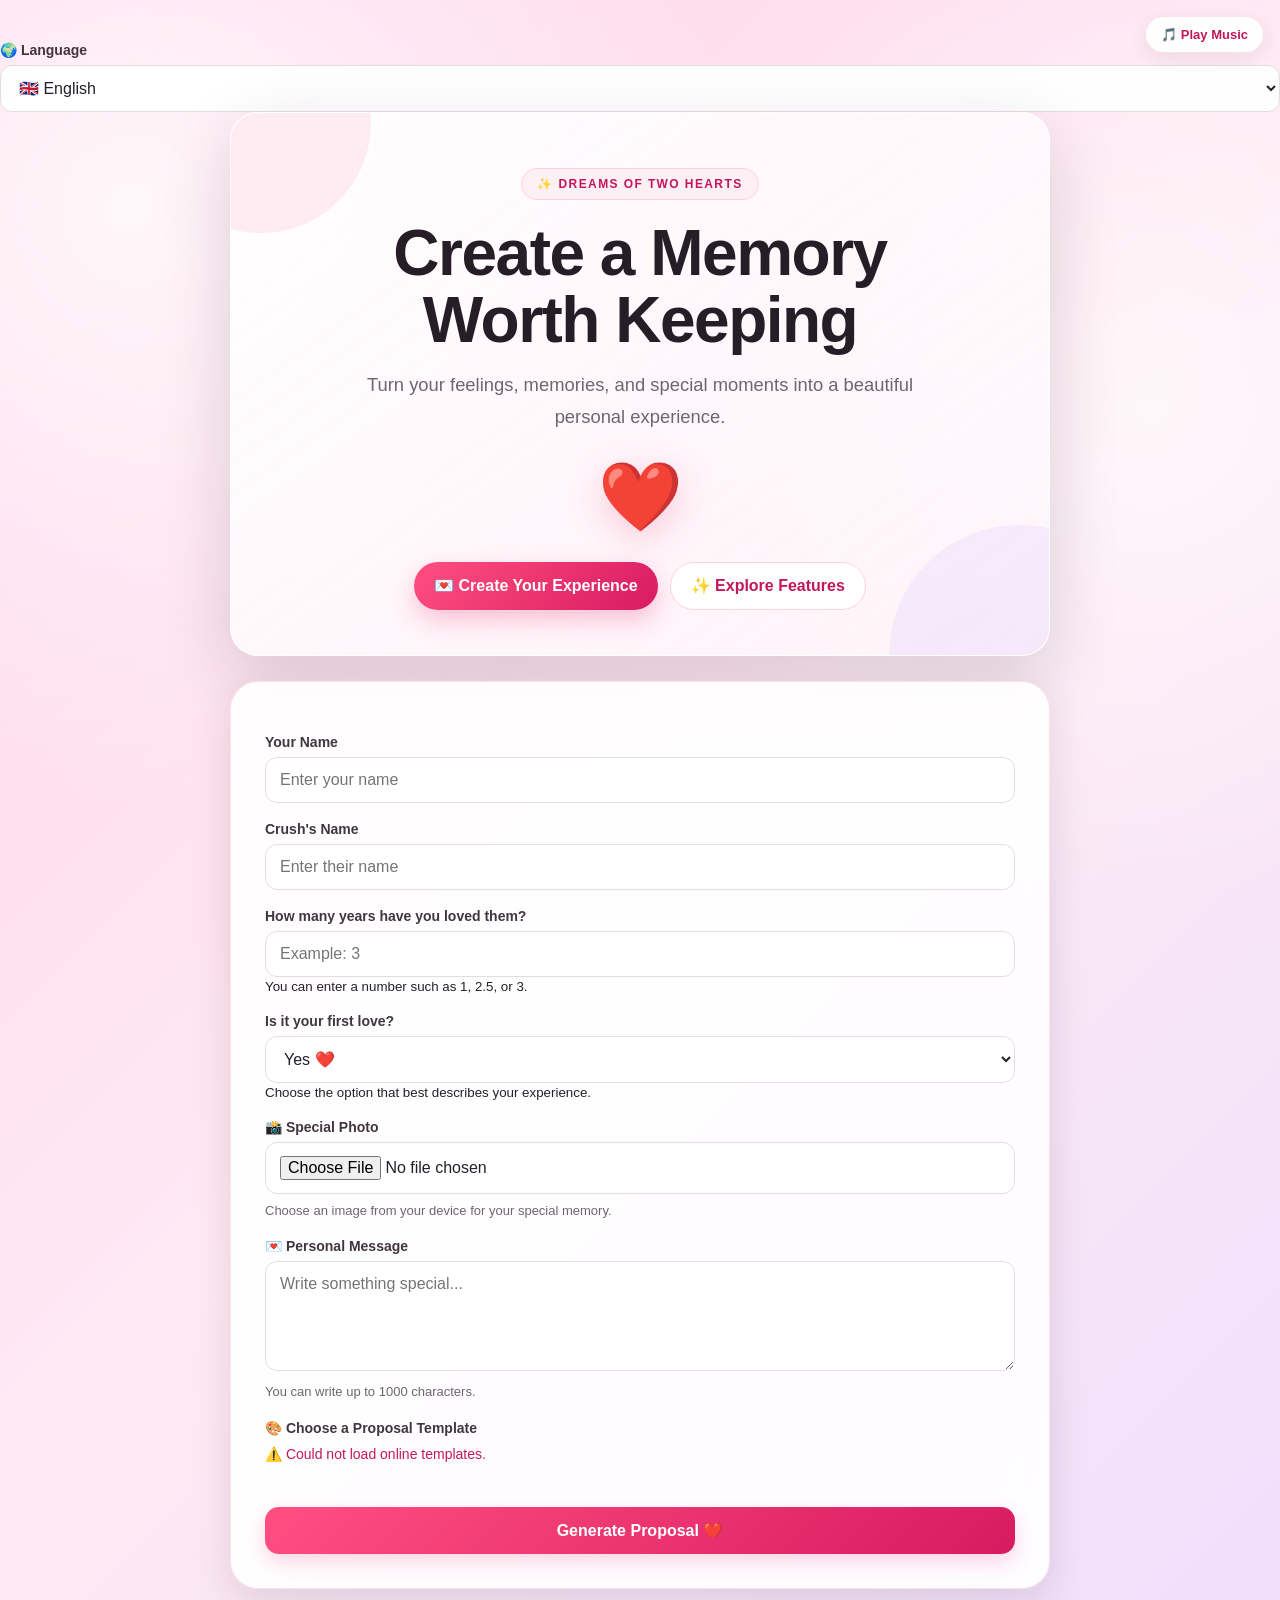
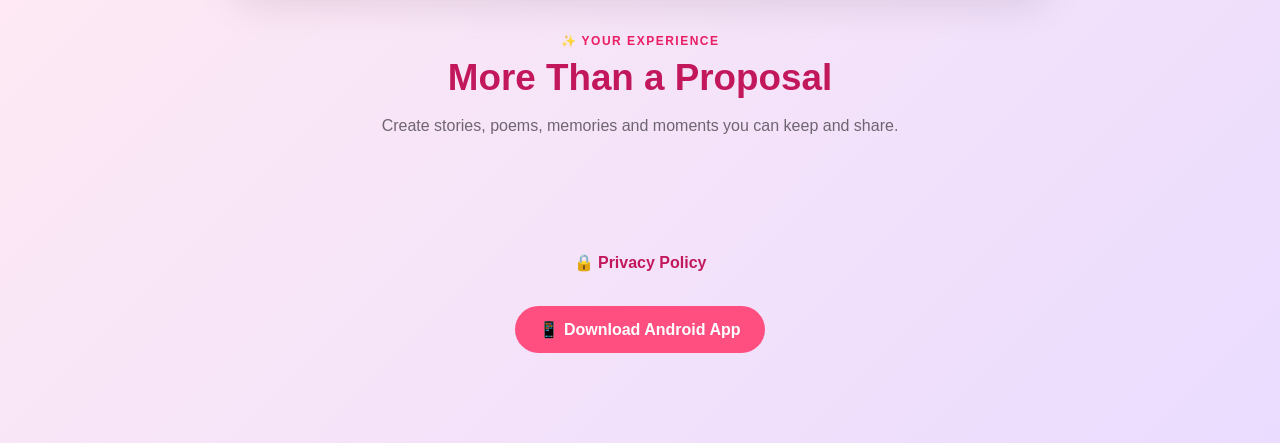
<file: index.html>
<!DOCTYPE html>
<html lang="en">
<head>

    <meta charset="UTF-8">

    <meta
        name="viewport"
        content="width=device-width, initial-scale=1.0"
    >

    <meta
        name="theme-color"
        content="#e91e63"
    >

    <meta
        name="description"
        content="Dreams of Two Hearts is a creative space for proposals, poems, stories, memories, and meaningful moments."
    >

    <meta
        name="author"
        content="Muthu-11-devil"
    >

    <meta
        name="robots"
        content="index, follow"
    >

    <meta
        name="application-name"
        content="Dreams of Two Hearts"
    >

    <!-- Open Graph / Social Sharing -->

    <meta
        property="og:type"
        content="website"
    >

    <meta
        property="og:title"
        content="Dreams of Two Hearts 💕"
    >

    <meta
        property="og:description"
        content="Create beautiful proposals, poems, stories, memories, and moments worth keeping."
    >

    <meta
        property="og:url"
        content="https://muthu-11-devil.github.io/Dreams-of-two-heart/"
    >

    <meta
        property="og:image"
        content="https://muthu-11-devil.github.io/Dreams-of-two-heart/icon-512.png"
    >

    <meta
        property="og:site_name"
        content="Dreams of Two Hearts"
    >

    <!-- Twitter / X Sharing -->

    <meta
        name="twitter:card"
        content="summary"
    >

    <meta
        name="twitter:title"
        content="Dreams of Two Hearts 💕"
    >

    <meta
        name="twitter:description"
        content="Create beautiful proposals, poems, stories, memories, and moments worth keeping."
    >

    <meta
        name="twitter:image"
        content="https://muthu-11-devil.github.io/Dreams-of-two-heart/icon-512.png"
    >

    <!-- PWA -->

    <link
        rel="manifest"
        href="manifest.json"
    >

    <link
        rel="icon"
        type="image/png"
        sizes="192x192"
        href="icon-192.png"
    >

    <link
        rel="apple-touch-icon"
        href="icon-192.png"
    >

    <title>Dreams of Two Hearts 💕</title>

    <link
        rel="stylesheet"
        href="style.css"
    >

</head>

<script>
if ("serviceWorker" in navigator) {
    window.addEventListener("load", function () {
        navigator.serviceWorker.register("./service-worker.js");
    });
}
</script>

<body>

<audio id="bgMusic" loop preload="auto">
    <source src="love-music.mp3" type="audio/mpeg">
</audio>

<button id="musicButton" class="music-button" onclick="toggleMusic()">
    🎵 Play Music
</button>

<div class="language-selector">
    <label for="languageSelect">🌍 Language</label>

    <select id="languageSelect">
        <option value="en">🇬🇧 English</option>
        <option value="ta">🇮🇳 தமிழ்</option>
        <option value="hi">🇮🇳 हिन्दी</option>
        <option value="es">🇪🇸 Español</option>
        <option value="fr">🇫🇷 Français</option>
    </select>
</div>

<div id="hearts"></div>

<main class="container">

    <section class="hero">

    <div class="hero-badge">
        ✨ DREAMS OF TWO HEARTS
    </div>

    <h1>Create a Memory Worth Keeping</h1>

    <p class="hero-subtitle">
        Turn your feelings, memories, and special moments
        into a beautiful personal experience.
    </p>

    <div class="hero-heart" aria-hidden="true">
        ❤️
    </div>

    <div class="hero-actions">
        <a href="#proposalCreator" class="hero-primary">
            💌 Create Your Experience
        </a>

        <a href="#features" class="hero-secondary">
            ✨ Explore Features
        </a>
    </div>

</section>

    <!-- PROPOSAL FORM -->
    <section class="card" id="proposalCreator">

        <label for="yourName">Your Name</label>
<input
    id="yourName"
    type="text"
    placeholder="Enter your name"
    autocomplete="name"
    required
>

<label for="crushName">Crush's Name</label>
<input
    id="crushName"
    type="text"
    placeholder="Enter their name"
    autocomplete="off"
    required
>

<label for="years">How many years have you loved them?</label>
<input
    id="years"
    type="number"
    min="0"
    step="0.1"
    inputmode="decimal"
    placeholder="Example: 3"
    aria-describedby="yearsHelp"
>
<small id="yearsHelp">
    You can enter a number such as 1, 2.5, or 3.
</small>

<label for="firstLove">Is it your first love?</label>
<select
    id="firstLove"
    aria-describedby="firstLoveHelp"
>
    <option value="Yes">Yes ❤️</option>
    <option value="No">No 💕</option>
</select>

<small id="firstLoveHelp">
    Choose the option that best describes your experience.
</small>

        <label for="specialPhoto">📸 Special Photo</label>

<input
    id="specialPhoto"
    type="file"
    accept="image/*"
    aria-describedby="photoHelp"
>

<small id="photoHelp">
    Choose an image from your device for your special memory.
</small>

<label for="customMessage">💌 Personal Message</label>

<textarea
    id="customMessage"
    placeholder="Write something special..."
    maxlength="1000"
    aria-describedby="messageHelp"
></textarea>

<small id="messageHelp">
    You can write up to 1000 characters.
</small>

        <!-- ONLINE TEMPLATE LIBRARY -->
        <label>🎨 Choose a Proposal Template</label>

        <div
    id="templateStatus"
    role="status"
    aria-live="polite"
>
    Loading online templates...
</div>

        <div
    id="templateLibrary"
    role="list"
    aria-label="Available proposal templates"
></div>

        <button
    type="button"
    aria-label="Generate your personalized proposal"
    onclick="generateProposal()"
>
    Generate Proposal ❤️
</button>

    </section>

<section class="features-intro" id="features">

    <div class="section-label">✨ YOUR EXPERIENCE</div>

    <h2>More Than a Proposal</h2>

    <p>
        Create stories, poems, memories and moments
        you can keep and share.
    </p>

</section>


    <!-- LOVE METER -->
    <section id="scoreSection" class="feature-card hidden">

        <h2>💖 Love Meter</h2>

        <div class="love-meter">
            <div
    id="scoreFill"
    role="progressbar"
    aria-label="Love Meter"
    aria-valuemin="0"
    aria-valuemax="100"
    aria-valuenow="0"
>
    <span id="scoreNumber">0%</span>
</div>
        </div>

        <p
    id="scoreMessage"
    role="status"
    aria-live="polite"
    aria-atomic="true"
></p>

    </section>


    <!-- ENVELOPE -->
    <section id="envelopeSection" class="feature-card hidden">

        <h2>💌 A Letter Awaits</h2>

        <div
    id="envelope"
    role="button"
    tabindex="0"
    aria-label="Open your proposal letter"
    onclick="openLetter()"
    onkeydown="if(event.key==='Enter'||event.key===' '){event.preventDefault();openLetter()}"
>
    💌
</div>

        <p>Tap the envelope to open your proposal</p>

    </section>


    <!-- LETTER -->
    <section id="letterSection" class="hidden">

        <div
    id="proposalLetter"
    class="letter"
    role="article"
    aria-label="Your generated proposal"
>

            <div id="roseContainer">
                <div class="rose">🌹</div>
                <p>A special rose for you ❤️</p>
            </div>

            <div id="photoContainer" class="hidden">
                <img id="proposalPhoto" alt="Special Memory">
            </div>

            <div id="customMessageDisplay" class="hidden"></div>

            <div
    id="proposalText"
    class="proposal-text"
    role="status"
    aria-live="polite"
    aria-atomic="true"
></div>

        </div>


        <div class="action-buttons">

    <button
        type="button"
        aria-label="Download your generated proposal"
        onclick="downloadTxt()"
    >
        📥 Download Proposal
    </button>

    <button
        type="button"
        aria-label="Copy your generated proposal"
        onclick="copyProposal()"
    >
        📋 Copy Proposal
    </button>

    <button
        type="button"
        aria-label="Share your generated proposal"
        onclick="shareProposal()"
    >
        📱 Share Proposal
    </button>

</div>

<section class="poem-generator">
  <h2>✨ Create a Poem</h2>
  <p>Tell us a little about your special person.</p>

  <label for="poemName">💗 Their Name or Nickname</label>

<input
    id="poemName"
    type="text"
    placeholder="Their name or nickname"
    aria-describedby="poemNameHelp"
>

<small id="poemNameHelp">
    Enter the name or nickname you'd like to use in the poem.
</small>


<label for="poemPersonality">✨ Their Personality</label>

<input
    id="poemPersonality"
    type="text"
    placeholder="Their personality"
    aria-describedby="poemPersonalityHelp"
>

<small id="poemPersonalityHelp">
    Describe a few qualities that make them special.
</small>

  <label for="poemInterests">🎨 Hobbies or Interests</label>

<input
    id="poemInterests"
    type="text"
    placeholder="Their hobbies or interests"
    aria-describedby="poemInterestsHelp"
>

<small id="poemInterestsHelp">
    Add hobbies, interests, or things they enjoy.
</small>


<label for="poemLikes">💗 What Do You Like About Them?</label>

<textarea
    id="poemLikes"
    placeholder="What do you like about them?"
    aria-describedby="poemLikesHelp"
></textarea>

<small id="poemLikesHelp">
    Share what you appreciate about this person.
</small>

  <label for="poemMemory">🌸 A Favorite Memory</label>

<textarea
    id="poemMemory"
    placeholder="A favorite memory"
    aria-describedby="poemMemoryHelp"
></textarea>

<small id="poemMemoryHelp">
    Share a special memory you'd like reflected in the poem.
</small>


<label for="poemFeelings">💭 Your Feelings</label>

<textarea
    id="poemFeelings"
    placeholder="How do you feel about them?"
    aria-describedby="poemFeelingsHelp"
></textarea>

<small id="poemFeelingsHelp">
    Describe the feelings you'd like expressed.
</small>

  <label for="poemStyle">🎨 Poem Style</label>

<select
    id="poemStyle"
    aria-describedby="poemStyleHelp"
>
    <option value="cute">💕 Cute</option>
    <option value="dreamy">🌙 Dreamy</option>
    <option value="emotional">💗 Emotional</option>
    <option value="funny">😊 Playful</option>
    <option value="simple">✨ Simple</option>
</select>

<small id="poemStyleHelp">
    Choose the mood you want your poem to have.
</small>

  <button
    type="button"
    aria-label="Generate your poem"
    onclick="generatePoem()"
>
    ✨ Generate My Poem
</button>

  <div
    id="poemResult"
    role="article"
    aria-label="Your generated poem"
    aria-live="polite"
    aria-atomic="true"
></div>

</section>



<section class="time-capsule-box">
    <h2>🔐 Future Me — Time Capsule</h2>

    <p>
        Write a message today and seal it for your future self. 💌
    </p>

    <div id="capsuleForm">

        <label for="capsuleName">❤️ Name</label>

<input
    type="text"
    id="capsuleName"
    placeholder="Enter a name"
    maxlength="40"
    aria-describedby="capsuleNameHelp"
>

<small id="capsuleNameHelp">
    Enter the name you want to associate with this memory.
</small>


<label for="capsuleMemory">🌸 A memory from today</label>

<input
    type="text"
    id="capsuleMemory"
    placeholder="What do you want to remember?"
    maxlength="150"
    aria-describedby="capsuleMemoryHelp"
>

<small id="capsuleMemoryHelp">
    Write a short memory you want to keep.
</small>

        <label for="capsuleMessage">💭 Your future message</label>

<textarea
    id="capsuleMessage"
    placeholder="Write something for your future self..."
    maxlength="1000"
    aria-describedby="capsuleMessageHelp"
></textarea>

<small id="capsuleMessageHelp">
    Write a message for your future self. Maximum 1000 characters.
</small>

        <label for="capsuleDate">📅 Unlock date</label>

<input
    type="date"
    id="capsuleDate"
    aria-describedby="capsuleDateHelp"
>

<small id="capsuleDateHelp">
    Choose the date when your time capsule can be opened.
</small>

        <button type="button" onclick="sealTimeCapsule()">
            🔒 Seal My Time Capsule
        </button>
    </div>

    <div
    id="capsuleLocked"
    class="capsule-hidden"
    role="status"
    aria-live="polite"
    aria-atomic="true"
>
        <div class="capsule-icon">🔐</div>

        <h3>Your memory is sealed</h3>

        <p id="capsuleLockedText"></p>

        <div
    id="capsuleCountdown"
    role="timer"
    aria-live="polite"
    aria-atomic="true"
    aria-label="Time Capsule countdown"
></div>

         <button
    type="button"
    id="openCapsuleButton"
    aria-label="Open your Time Capsule when it is unlocked"
    onclick="openTimeCapsule()"
    disabled
>
    🔒 Still Locked
</button>
    </div>
<div id="capsuleOpened" class="capsule-hidden">
    <div class="capsule-icon">💌</div>

    <h3>✨ A Message From Your Past Self ✨</h3>

    <p id="rememberMessage" class="remember-message"></p>

    <p id="revealedCapsuleName"></p>

    <p id="revealedCapsuleMemory"></p>

    <div class="capsule-message">
        <p id="revealedCapsuleMessage"></p>
    </div>

    <p id="capsuleCreatedDate"></p>

    <button
    type="button"
    aria-label="Create a new Future Me memory"
    onclick="createNewMemory()"
>
    🌱 Create a New Memory
</button>
</div>
    
</section>

         <!-- LOVE STORY -->
<section class="story-box">

    <h2>📖 Create Your Love Story</h2>

    <label for="meetPlace">📍 Where did you meet?</label>
    <input
        id="meetPlace"
        type="text"
        placeholder="Where did you meet?"
        aria-describedby="meetPlaceHelp"
    >
    <small id="meetPlaceHelp">
        Tell us where your story began.
    </small>

    <label for="favoriteMemory">🌸 Your favorite memory</label>
    <input
        id="favoriteMemory"
        type="text"
        placeholder="Your favorite memory"
        aria-describedby="favoriteMemoryHelp"
    >
    <small id="favoriteMemoryHelp">
        Share a special memory you'd like included.
    </small>

    <label for="dreamPlace">🌎 Your dream destination</label>
    <input
        id="dreamPlace"
        type="text"
        placeholder="Your dream destination"
        aria-describedby="dreamPlaceHelp"
    >
    <small id="dreamPlaceHelp">
        Add a place you'd love to visit someday.
    </small>

    <button
        type="button"
        aria-label="Create your love story"
        onclick="generateLoveStory()"
    >
        Create My Story ✨
    </button>

    <div
        id="loveStory"
        class="hidden"
        role="article"
        aria-label="Your generated love story"
        aria-live="polite"
        aria-atomic="true"
    ></div>

</section>


        <!-- LOVE SKY -->
        <section class="star-section">

            <h2>🌌 Your Love Sky</h2>

             <p>Choose a star to discover a secret message ✨</p>

            <div id="starSky">

                <span role="button" tabindex="0" aria-label="Discover secret message 1"
      onclick="starMessage(1)"
      onkeydown="if(event.key==='Enter'||event.key===' '){event.preventDefault();starMessage(1)}">⭐</span>

<span role="button" tabindex="0" aria-label="Discover secret message 2"
      onclick="starMessage(2)"
      onkeydown="if(event.key==='Enter'||event.key===' '){event.preventDefault();starMessage(2)}">✨</span>

<span role="button" tabindex="0" aria-label="Discover secret message 3"
      onclick="starMessage(3)"
      onkeydown="if(event.key==='Enter'||event.key===' '){event.preventDefault();starMessage(3)}">⭐</span>

<span role="button" tabindex="0" aria-label="Discover secret message 4"
      onclick="starMessage(4)"
      onkeydown="if(event.key==='Enter'||event.key===' '){event.preventDefault();starMessage(4)}">🌟</span>

<span role="button" tabindex="0" aria-label="Discover secret message 5"
      onclick="starMessage(5)"
      onkeydown="if(event.key==='Enter'||event.key===' '){event.preventDefault();starMessage(5)}">✨</span>

<span role="button" tabindex="0" aria-label="Discover secret message 6"
      onclick="starMessage(6)"
      onkeydown="if(event.key==='Enter'||event.key===' '){event.preventDefault();starMessage(6)}">⭐</span>

                  <div
    id="starMessage"
    role="status"
    aria-live="polite"
    aria-atomic="true"
>
    Tap a star 💫
</div>

            </div>

        </section>


        <!-- FEEDBACK -->
<section class="feedback">

    <h2>💬 Your Feedback</h2>

    <p>
        We'd love to hear what you think about Dreams of Two Hearts. 💗
    </p>

    <button
    type="button"
    aria-label="Open the Dreams of Two Hearts feedback form"
    onclick="window.open('https://docs.google.com/forms/d/e/1FAIpQLSfE7dzgFlLcjAnvcWNm-NzfvkdIRZvjy9pN7SNrUimoO5X8Ng/viewform', '_blank')"
>
    💌 Send Feedback
</button>

</section>
        <button
    type="button"
    class="another-button"
    aria-label="Start another proposal"
    onclick="location.reload()"
>
    🔄 Generate Another
</button>

    </section>

</main>

<p style="text-align:center; margin:20px;">
    <a href="privacy-policy.html">🔒 Privacy Policy</a>
</p>

<div style="text-align:center; margin:30px;">
    <a
        href="download.html"
        aria-label="Download the Dreams of Two Hearts Android app"
        style="
            display:inline-block;
            padding:14px 24px;
            background:#ff4f81;
            color:white;
            text-decoration:none;
            border-radius:25px;
            font-weight:bold;
        "
    >
        📱 Download Android App
    </a>
</div>

<script src="script.js"></script>

</body>
</html>
</file>
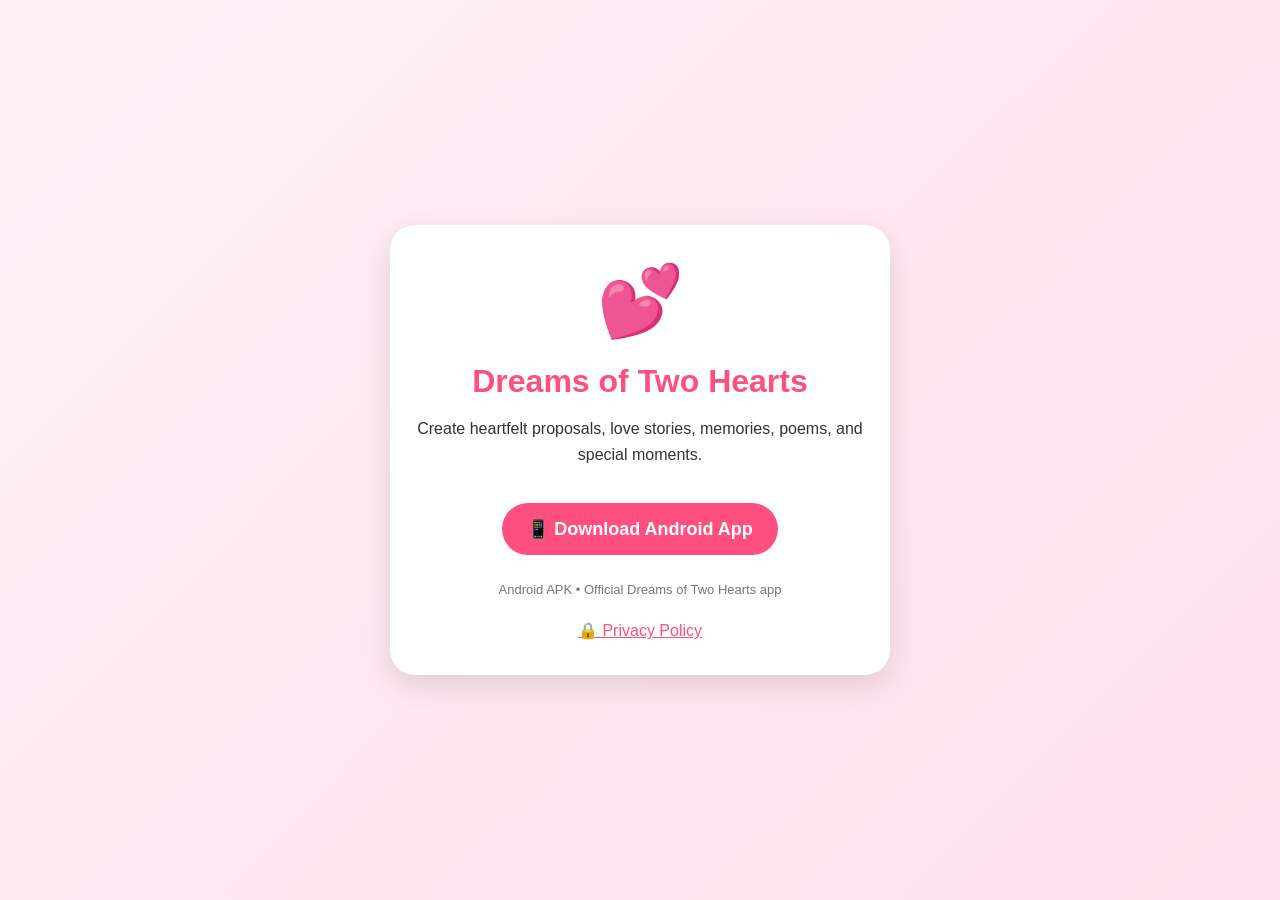
<file: download.html>
<!DOCTYPE html>
<html lang="en">
<head>
    <meta charset="UTF-8">
    <meta name="viewport" content="width=device-width, initial-scale=1.0">

    <title>Download Dreams of Two Hearts</title>

    <style>
        body {
            margin: 0;
            min-height: 100vh;
            display: flex;
            justify-content: center;
            align-items: center;
            font-family: Arial, sans-serif;
            background: linear-gradient(135deg, #fff0f6, #ffe0ec);
            text-align: center;
            color: #333;
        }

        .download-card {
            width: 90%;
            max-width: 450px;
            padding: 35px 25px;
            background: white;
            border-radius: 25px;
            box-shadow: 0 10px 30px rgba(0, 0, 0, 0.12);
        }

        .heart {
            font-size: 70px;
        }

        h1 {
            color: #ff4f81;
            margin-bottom: 10px;
        }

        p {
            line-height: 1.6;
        }

        .download-button {
            display: inline-block;
            margin-top: 20px;
            padding: 15px 25px;
            background: #ff4f81;
            color: white;
            text-decoration: none;
            border-radius: 30px;
            font-size: 18px;
            font-weight: bold;
        }

        .download-button:hover {
            background: #e83f70;
        }

        .note {
            margin-top: 25px;
            font-size: 13px;
            color: #777;
        }

        .privacy {
            margin-top: 20px;
        }

        .privacy a {
            color: #ff4f81;
        }
    </style>
</head>

<body>

    <div class="download-card">

        <div class="heart">💕</div>

        <h1>Dreams of Two Hearts</h1>

        <p>
            Create heartfelt proposals, love stories,
            memories, poems, and special moments.
        </p>

         <a
    class="download-button"
    href="https://github.com/Muthu-11-devil/Dreams-of-two-heart/raw/refs/heads/main/Dreams%20of%20Two%20Heart.apk"
>
            📱 Download Android App
        </a>

        <p class="note">
            Android APK • Official Dreams of Two Hearts app
        </p>

        <div class="privacy">
            <a href="privacy-policy.html">
                🔒 Privacy Policy
            </a>
        </div>

    </div>

</body>
</html>
</file>
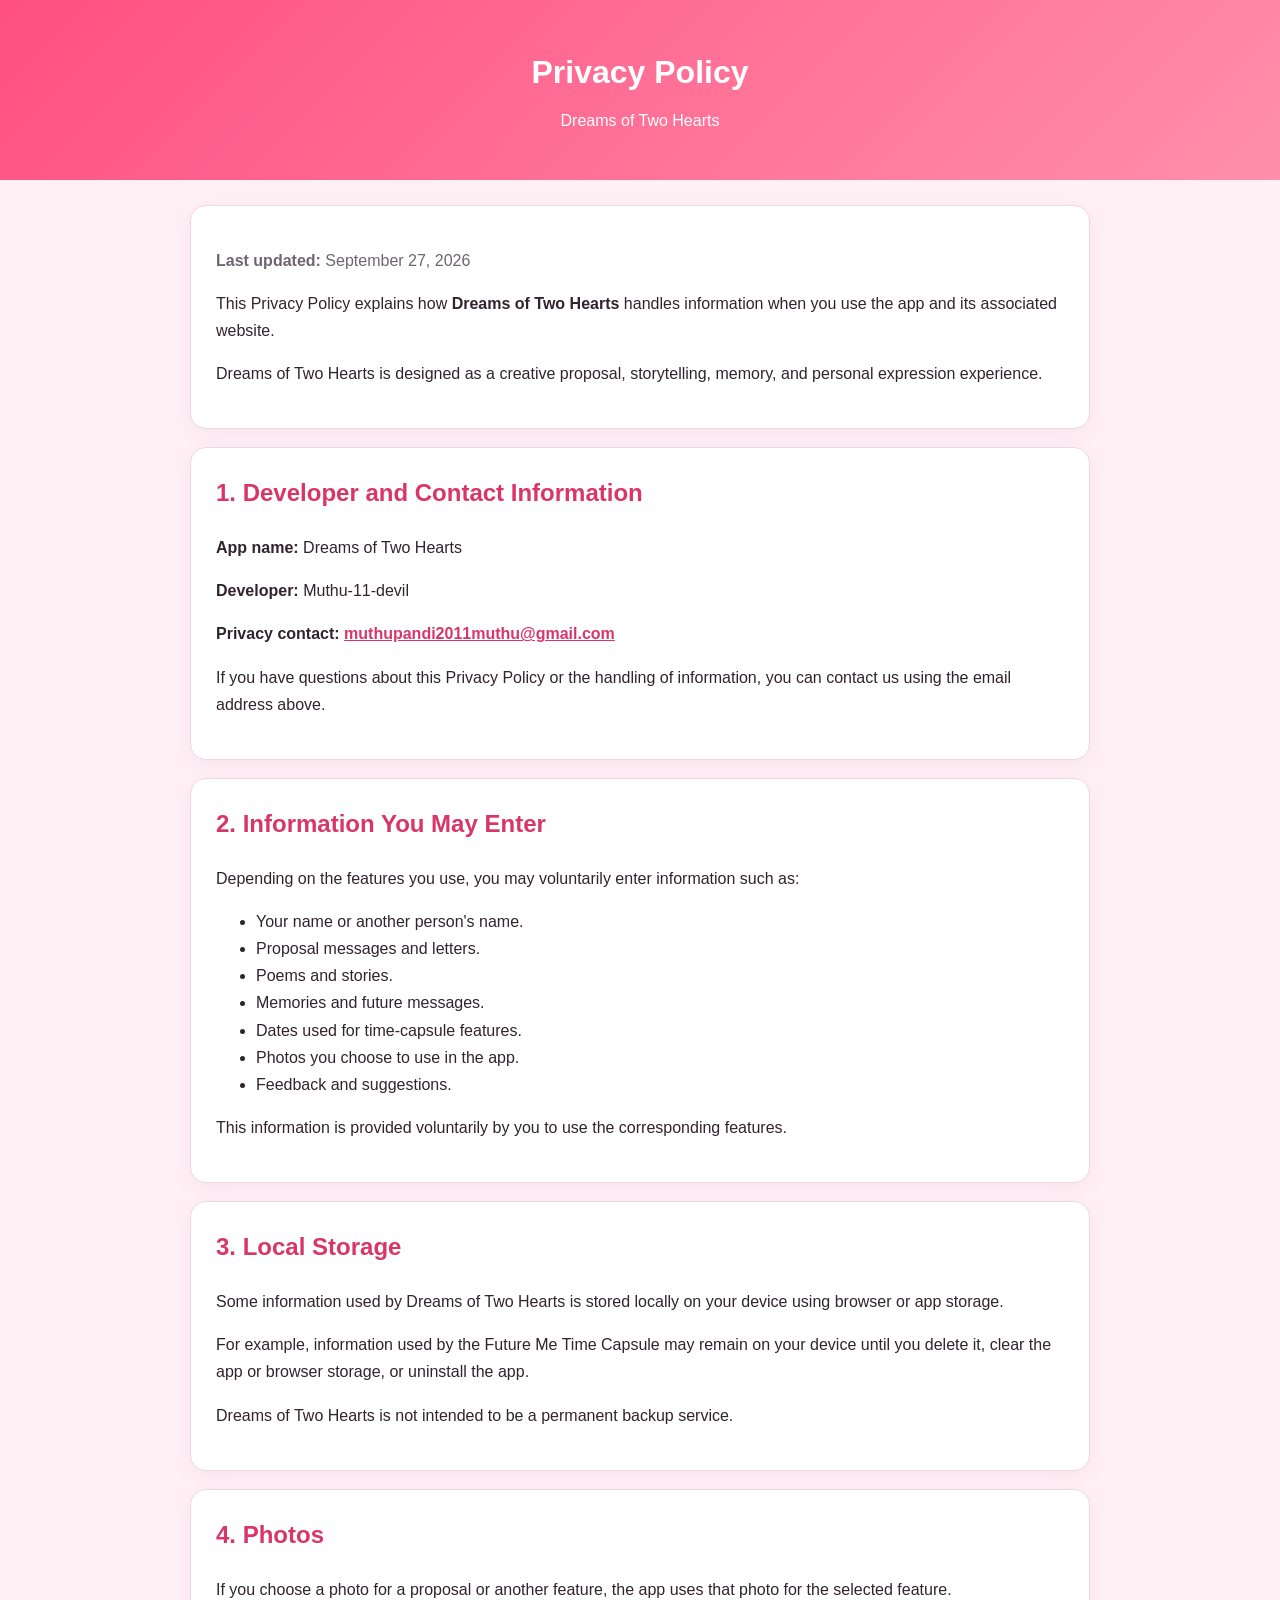
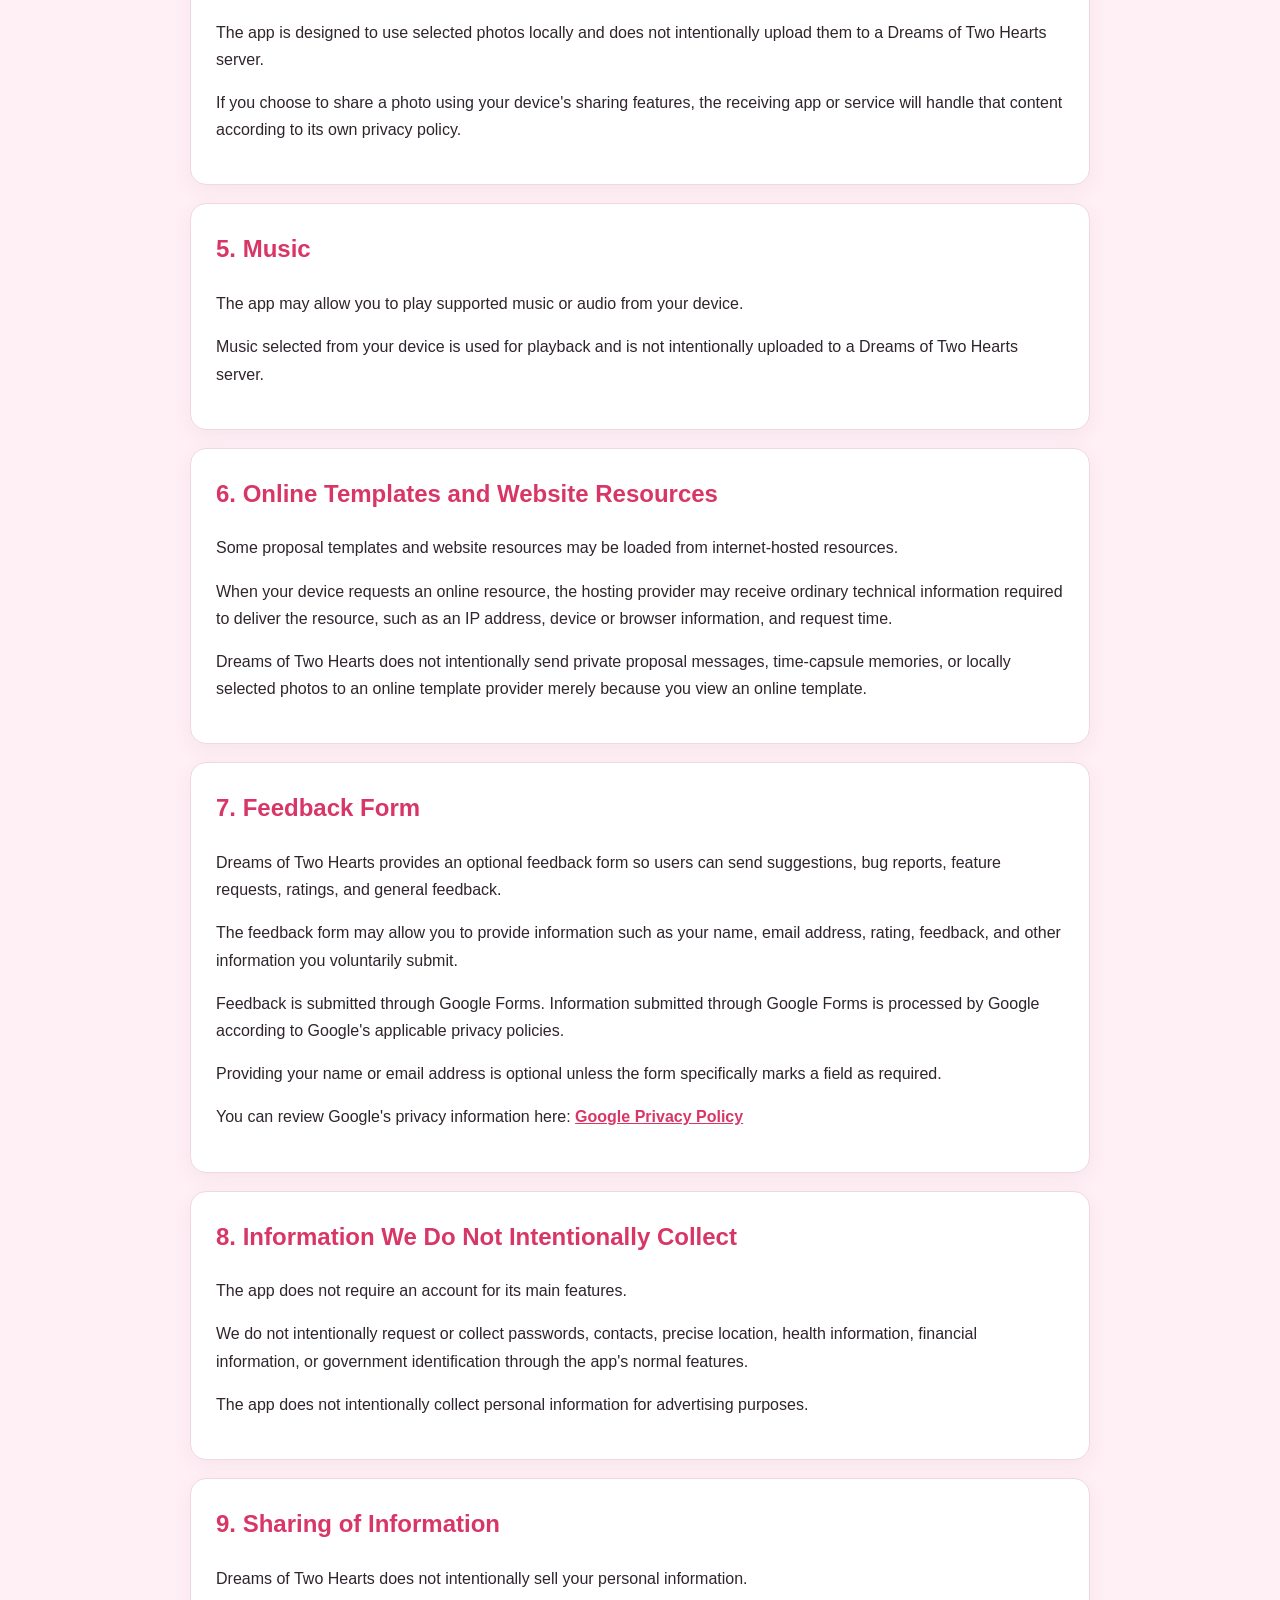
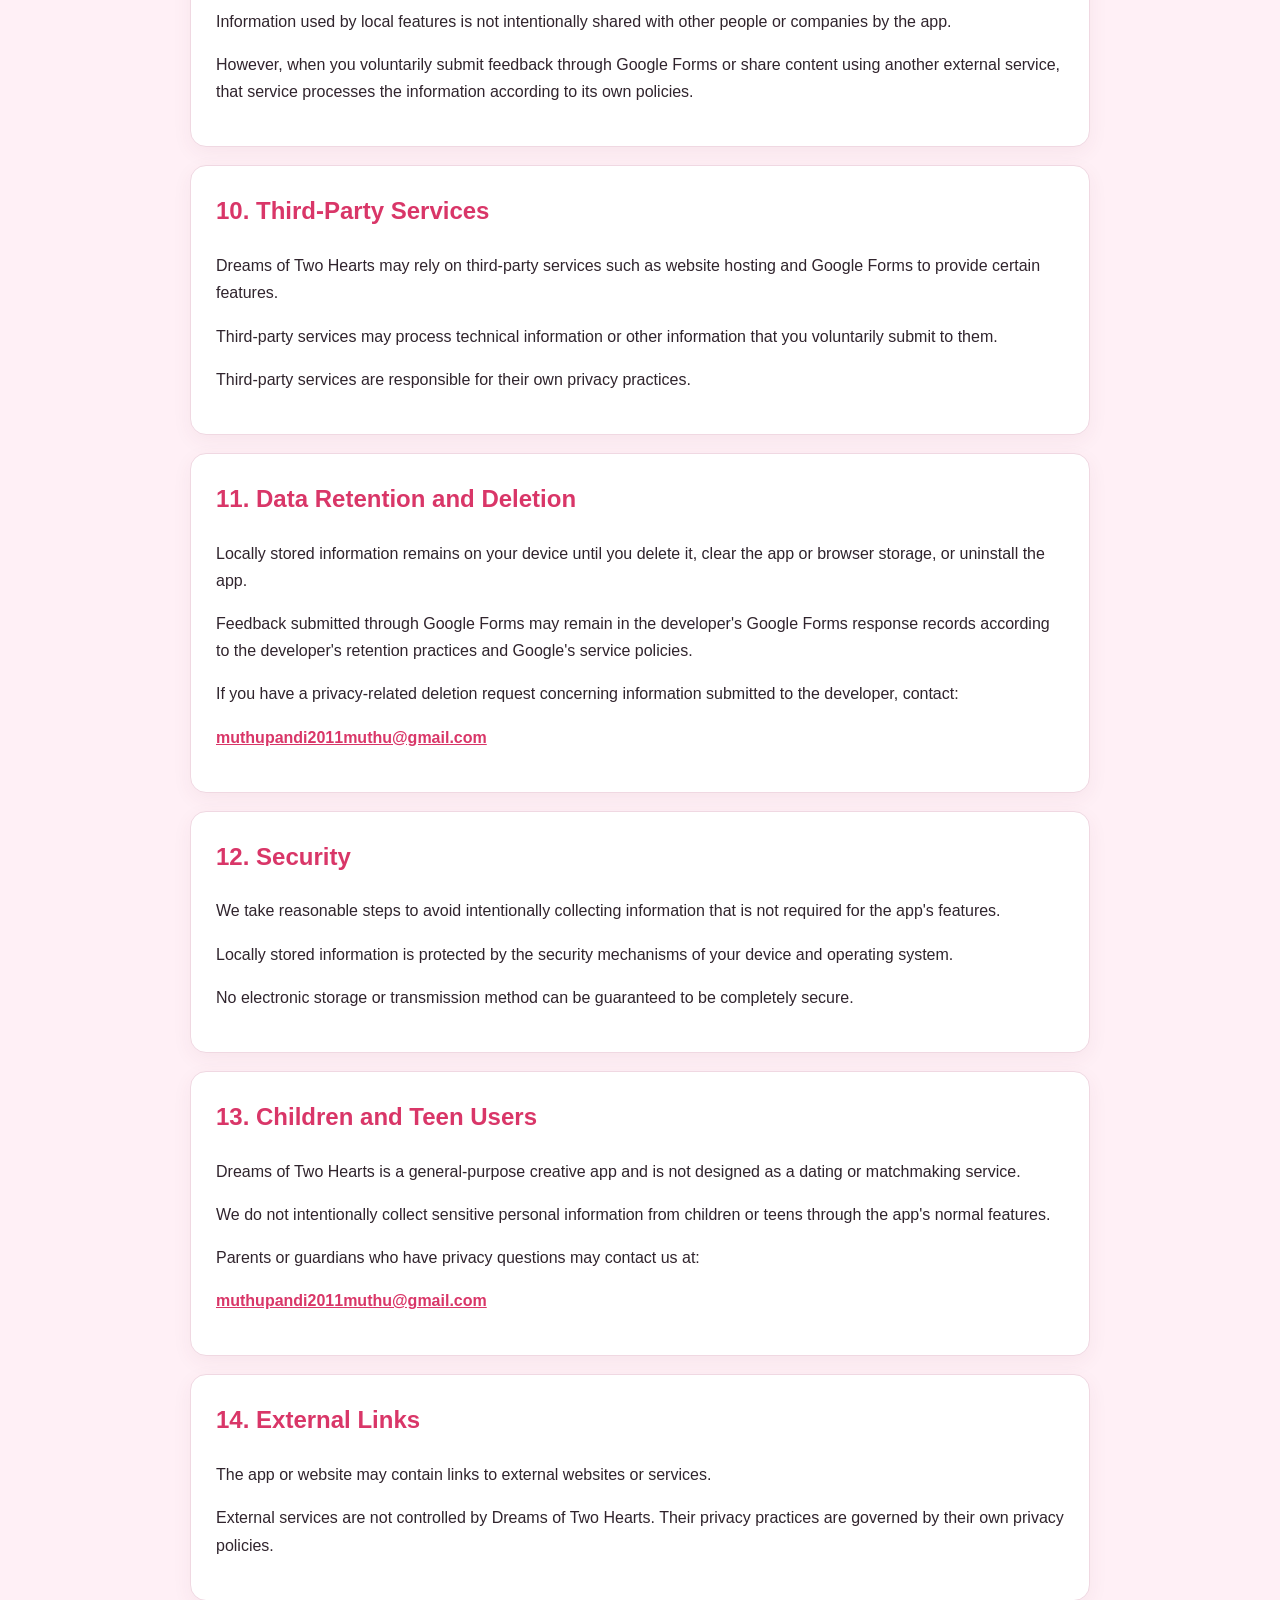
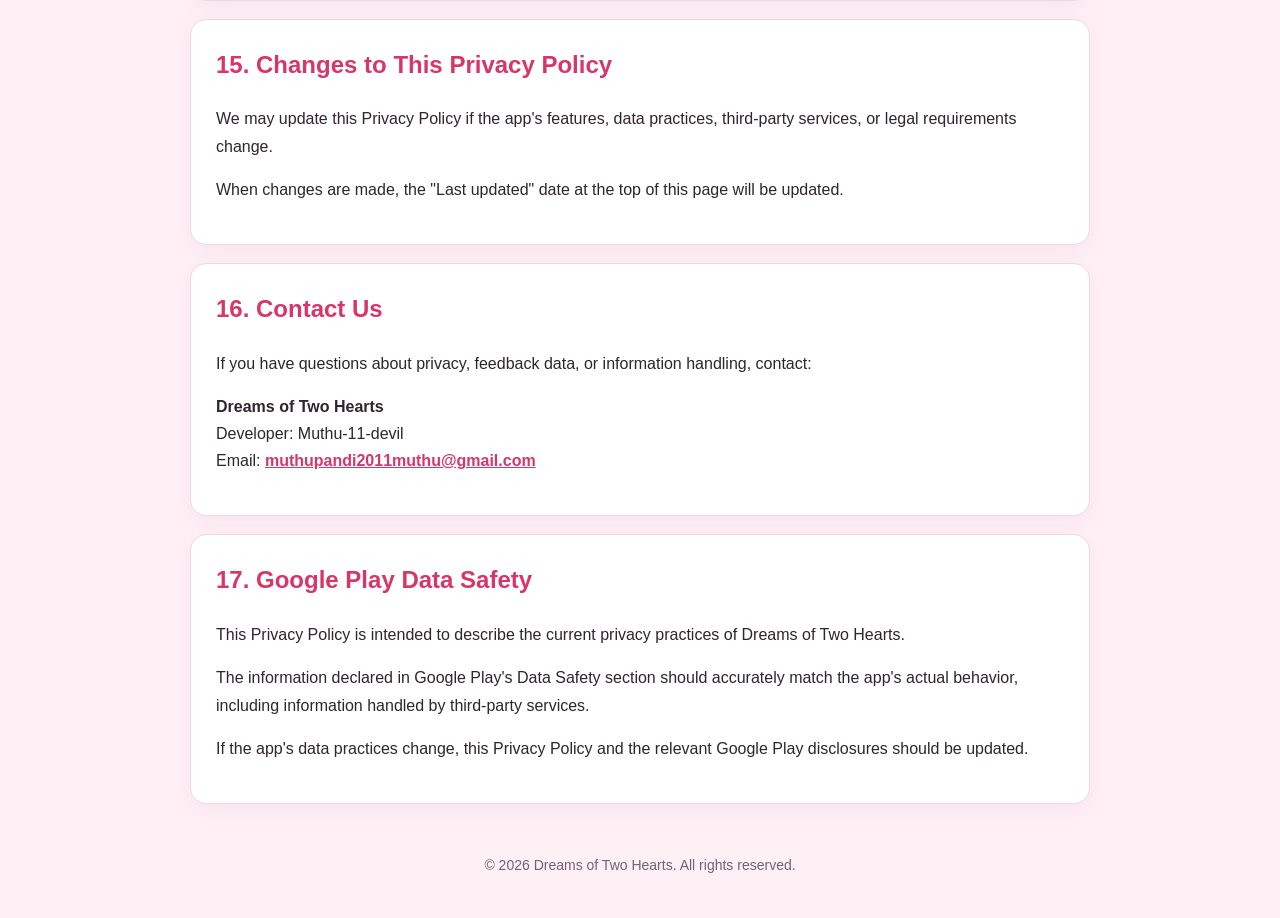
<file: privacy-policy.html>
<!DOCTYPE html>
<html lang="en">
<head>
    <meta charset="UTF-8">
    <meta name="viewport" content="width=device-width, initial-scale=1.0">

    <meta name="description"
          content="Privacy Policy for Dreams of Two Hearts">

    <title>Privacy Policy - Dreams of Two Hearts</title>

    <style>
        * {
            box-sizing: border-box;
        }

        body {
            margin: 0;
            font-family: Arial, Helvetica, sans-serif;
            line-height: 1.7;
            color: #30242d;
            background: #fff0f6;
        }

        header {
            padding: 45px 20px;
            text-align: center;
            color: white;
            background: linear-gradient(135deg, #ff4f81, #ff8fab);
        }

        header h1 {
            margin: 0 0 8px;
            font-size: 2rem;
        }

        header p {
            margin: 0;
        }

        main {
            width: min(900px, calc(100% - 30px));
            margin: 25px auto 50px;
        }

        section {
            background: white;
            padding: 25px;
            margin-bottom: 18px;
            border-radius: 16px;
            border: 1px solid #f0d8e2;
            box-shadow: 0 6px 20px rgba(120, 45, 75, 0.06);
        }

        h2 {
            color: #d93668;
            margin-top: 0;
        }

        a {
            color: #d93668;
            font-weight: bold;
        }

        .updated {
            color: #6f6470;
        }

        .notice {
            padding: 15px;
            border-left: 4px solid #ff4f81;
            background: #fff7fa;
            border-radius: 8px;
        }

        footer {
            text-align: center;
            color: #6f6470;
            padding: 0 20px 40px;
            font-size: 14px;
        }

        @media (max-width: 600px) {
            header {
                padding: 35px 15px;
            }

            header h1 {
                font-size: 1.6rem;
            }

            section {
                padding: 20px;
            }
        }
    </style>
</head>

<body>

<header>
    <h1>Privacy Policy</h1>
    <p>Dreams of Two Hearts</p>
</header>

<main>

    <section>

        <p class="updated">
            <strong>Last updated:</strong> September 27, 2026
        </p>

        <p>
            This Privacy Policy explains how
            <strong>Dreams of Two Hearts</strong>
            handles information when you use the app and its associated
            website.
        </p>

        <p>
            Dreams of Two Hearts is designed as a creative proposal,
            storytelling, memory, and personal expression experience.
        </p>

    </section>


    <section>

        <h2>1. Developer and Contact Information</h2>

        <p>
            <strong>App name:</strong>
            Dreams of Two Hearts
        </p>

        <p>
            <strong>Developer:</strong>
            Muthu-11-devil
        </p>

        <p>
            <strong>Privacy contact:</strong>
            <a href="mailto:muthupandi2011muthu@gmail.com">
                muthupandi2011muthu@gmail.com
            </a>
        </p>

        <p>
            If you have questions about this Privacy Policy or the handling
            of information, you can contact us using the email address above.
        </p>

    </section>


    <section>

        <h2>2. Information You May Enter</h2>

        <p>
            Depending on the features you use, you may voluntarily enter
            information such as:
        </p>

        <ul>
            <li>Your name or another person's name.</li>
            <li>Proposal messages and letters.</li>
            <li>Poems and stories.</li>
            <li>Memories and future messages.</li>
            <li>Dates used for time-capsule features.</li>
            <li>Photos you choose to use in the app.</li>
            <li>Feedback and suggestions.</li>
        </ul>

        <p>
            This information is provided voluntarily by you to use the
            corresponding features.
        </p>

    </section>


    <section>

        <h2>3. Local Storage</h2>

        <p>
            Some information used by Dreams of Two Hearts is stored locally
            on your device using browser or app storage.
        </p>

        <p>
            For example, information used by the Future Me Time Capsule may
            remain on your device until you delete it, clear the app or
            browser storage, or uninstall the app.
        </p>

        <p>
            Dreams of Two Hearts is not intended to be a permanent backup
            service.
        </p>

    </section>


    <section>

        <h2>4. Photos</h2>

        <p>
            If you choose a photo for a proposal or another feature, the app
            uses that photo for the selected feature.
        </p>

        <p>
            The app is designed to use selected photos locally and does not
            intentionally upload them to a Dreams of Two Hearts server.
        </p>

        <p>
            If you choose to share a photo using your device's sharing
            features, the receiving app or service will handle that content
            according to its own privacy policy.
        </p>

    </section>


    <section>

        <h2>5. Music</h2>

        <p>
            The app may allow you to play supported music or audio from your
            device.
        </p>

        <p>
            Music selected from your device is used for playback and is not
            intentionally uploaded to a Dreams of Two Hearts server.
        </p>

    </section>


    <section>

        <h2>6. Online Templates and Website Resources</h2>

        <p>
            Some proposal templates and website resources may be loaded from
            internet-hosted resources.
        </p>

        <p>
            When your device requests an online resource, the hosting
            provider may receive ordinary technical information required to
            deliver the resource, such as an IP address, device or browser
            information, and request time.
        </p>

        <p>
            Dreams of Two Hearts does not intentionally send private
            proposal messages, time-capsule memories, or locally selected
            photos to an online template provider merely because you view
            an online template.
        </p>

    </section>


    <section>

        <h2>7. Feedback Form</h2>

        <p>
            Dreams of Two Hearts provides an optional feedback form so users
            can send suggestions, bug reports, feature requests, ratings,
            and general feedback.
        </p>

        <p>
            The feedback form may allow you to provide information such as
            your name, email address, rating, feedback, and other information
            you voluntarily submit.
        </p>

        <p>
            Feedback is submitted through Google Forms. Information submitted
            through Google Forms is processed by Google according to Google's
            applicable privacy policies.
        </p>

        <p>
            Providing your name or email address is optional unless the form
            specifically marks a field as required.
        </p>

        <p>
            You can review Google's privacy information here:
            <a href="https://policies.google.com/privacy" target="_blank"
               rel="noopener noreferrer">
                Google Privacy Policy
            </a>
        </p>

    </section>


    <section>

        <h2>8. Information We Do Not Intentionally Collect</h2>

        <p>
            The app does not require an account for its main features.
        </p>

        <p>
            We do not intentionally request or collect passwords, contacts,
            precise location, health information, financial information, or
            government identification through the app's normal features.
        </p>

        <p>
            The app does not intentionally collect personal information for
            advertising purposes.
        </p>

    </section>


    <section>

        <h2>9. Sharing of Information</h2>

        <p>
            Dreams of Two Hearts does not intentionally sell your personal
            information.
        </p>

        <p>
            Information used by local features is not intentionally shared
            with other people or companies by the app.
        </p>

        <p>
            However, when you voluntarily submit feedback through Google
            Forms or share content using another external service, that
            service processes the information according to its own policies.
        </p>

    </section>


    <section>

        <h2>10. Third-Party Services</h2>

        <p>
            Dreams of Two Hearts may rely on third-party services such as
            website hosting and Google Forms to provide certain features.
        </p>

        <p>
            Third-party services may process technical information or other
            information that you voluntarily submit to them.
        </p>

        <p>
            Third-party services are responsible for their own privacy
            practices.
        </p>

    </section>


    <section>

        <h2>11. Data Retention and Deletion</h2>

        <p>
            Locally stored information remains on your device until you
            delete it, clear the app or browser storage, or uninstall the
            app.
        </p>

        <p>
            Feedback submitted through Google Forms may remain in the
            developer's Google Forms response records according to the
            developer's retention practices and Google's service policies.
        </p>

        <p>
            If you have a privacy-related deletion request concerning
            information submitted to the developer, contact:
        </p>

        <p>
            <a href="mailto:muthupandi2011muthu@gmail.com">
                muthupandi2011muthu@gmail.com
            </a>
        </p>

    </section>


    <section>

        <h2>12. Security</h2>

        <p>
            We take reasonable steps to avoid intentionally collecting
            information that is not required for the app's features.
        </p>

        <p>
            Locally stored information is protected by the security
            mechanisms of your device and operating system.
        </p>

        <p>
            No electronic storage or transmission method can be guaranteed
            to be completely secure.
        </p>

    </section>


    <section>

        <h2>13. Children and Teen Users</h2>

        <p>
            Dreams of Two Hearts is a general-purpose creative app and is
            not designed as a dating or matchmaking service.
        </p>

        <p>
            We do not intentionally collect sensitive personal information
            from children or teens through the app's normal features.
        </p>

        <p>
            Parents or guardians who have privacy questions may contact us
            at:
        </p>

        <p>
            <a href="mailto:muthupandi2011muthu@gmail.com">
                muthupandi2011muthu@gmail.com
            </a>
        </p>

    </section>


    <section>

        <h2>14. External Links</h2>

        <p>
            The app or website may contain links to external websites or
            services.
        </p>

        <p>
            External services are not controlled by Dreams of Two Hearts.
            Their privacy practices are governed by their own privacy
            policies.
        </p>

    </section>


    <section>

        <h2>15. Changes to This Privacy Policy</h2>

        <p>
            We may update this Privacy Policy if the app's features, data
            practices, third-party services, or legal requirements change.
        </p>

        <p>
            When changes are made, the "Last updated" date at the top of this
            page will be updated.
        </p>

    </section>


    <section>

        <h2>16. Contact Us</h2>

        <p>
            If you have questions about privacy, feedback data, or information
            handling, contact:
        </p>

        <p>
            <strong>Dreams of Two Hearts</strong><br>
            Developer: Muthu-11-devil<br>
            Email:
            <a href="mailto:muthupandi2011muthu@gmail.com">
                muthupandi2011muthu@gmail.com
            </a>
        </p>

    </section>


    <section>

        <h2>17. Google Play Data Safety</h2>

        <p>
            This Privacy Policy is intended to describe the current privacy
            practices of Dreams of Two Hearts.
        </p>

        <p>
            The information declared in Google Play's Data Safety section
            should accurately match the app's actual behavior, including
            information handled by third-party services.
        </p>

        <p>
            If the app's data practices change, this Privacy Policy and the
            relevant Google Play disclosures should be updated.
        </p>

    </section>

</main>

<footer>
    &copy; 2026 Dreams of Two Hearts. All rights reserved.
</footer>

</body>
</html>
</file>
<file: style.css>
/* =========================================================
   DREAMS OF TWO HEARTS — INTERNATIONAL EDITION
   Professional UI System
========================================================= */

:root {
    --primary: #e91e63;
    --primary-dark: #c2185b;
    --primary-light: #ff80ab;

    --text: #25202a;
    --muted: #6f6570;

    --surface: rgba(255, 255, 255, 0.92);
    --surface-solid: #ffffff;
    --border: rgba(233, 30, 99, 0.12);

    --shadow-sm: 0 6px 20px rgba(40, 20, 35, 0.08);
    --shadow-md: 0 14px 40px rgba(40, 20, 35, 0.12);
    --shadow-lg: 0 25px 70px rgba(40, 20, 35, 0.16);

    --radius-sm: 12px;
    --radius-md: 20px;
    --radius-lg: 28px;

    --max-width: 820px;
}

/* =========================================================
   RESET
========================================================= */

* {
    margin: 0;
    padding: 0;
    box-sizing: border-box;
    font-family:
        Inter,
        -apple-system,
        BlinkMacSystemFont,
        "Segoe UI",
        Roboto,
        Arial,
        sans-serif;
}

html {
    scroll-behavior: smooth;
}

body {
    min-height: 100vh;
    padding: 24px 0 60px;
    overflow-x: hidden;

    color: var(--text);

    background:
        radial-gradient(circle at 10% 10%, rgba(255,255,255,.8), transparent 28%),
        radial-gradient(circle at 90% 20%, rgba(255,255,255,.6), transparent 25%),
        linear-gradient(135deg, #ffd3e6 0%, #ffeaf3 45%, #eadcff 100%);

    transition: background 0.7s ease;
}

button,
input,
select,
textarea {
    font: inherit;
}

button,
a {
    -webkit-tap-highlight-color: transparent;
}

button {
    border: 0;
}

a {
    color: inherit;
}

/* =========================================================
   MAIN CONTAINER
========================================================= */

.container {
    width: min(92%, var(--max-width));
    margin: 0 auto;
    padding-bottom: 70px;
}

/* =========================================================
   HERO
========================================================= */

.hero {
    position: relative;
    padding: 55px 25px 45px;
    margin-bottom: 25px;
    text-align: center;
    border-radius: var(--radius-lg);

    background:
        linear-gradient(
            145deg,
            rgba(255,255,255,.92),
            rgba(255,245,250,.78)
        );

    border: 1px solid rgba(255,255,255,.8);
    box-shadow: var(--shadow-lg);

    overflow: hidden;
}

.hero::before {
    content: "";
    position: absolute;
    width: 220px;
    height: 220px;
    border-radius: 50%;
    background: rgba(255, 128, 171, .14);
    top: -100px;
    left: -80px;
}

.hero::after {
    content: "";
    position: absolute;
    width: 260px;
    height: 260px;
    border-radius: 50%;
    background: rgba(180, 150, 255, .12);
    right: -100px;
    bottom: -130px;
}

.hero > * {
    position: relative;
    z-index: 1;
}

.hero-badge {
    display: inline-flex;
    align-items: center;
    justify-content: center;

    padding: 8px 15px;
    margin-bottom: 20px;

    border-radius: 999px;

    background: #fff0f6;
    border: 1px solid #ffd0e1;

    color: var(--primary-dark);

    font-size: 12px;
    font-weight: 800;
    letter-spacing: 1.4px;
}

.hero h1 {
    max-width: 680px;
    margin: 0 auto 15px;

    color: #271d27;

    font-size: clamp(2.1rem, 7vw, 4rem);
    line-height: 1.05;
    letter-spacing: -1.5px;
}

.hero-subtitle {
    max-width: 600px;
    margin: 0 auto;

    color: var(--muted);

    font-size: clamp(1rem, 2.5vw, 1.15rem);
    line-height: 1.7;
}

.hero-heart,
.big-heart {
    font-size: 68px;
    margin: 25px auto 15px;

    filter: drop-shadow(0 10px 18px rgba(233,30,99,.22));

    animation: heartbeat 1.7s infinite;
}

.hero-actions {
    display: flex;
    justify-content: center;
    flex-wrap: wrap;
    gap: 12px;
    margin-top: 25px;
}

.hero-primary,
.hero-secondary {
    display: inline-flex;
    align-items: center;
    justify-content: center;

    min-height: 48px;
    padding: 12px 20px;

    border-radius: 999px;

    text-decoration: none;
    font-weight: 700;

    transition:
        transform .25s ease,
        box-shadow .25s ease,
        background .25s ease;
}

.hero-primary {
    color: white;

    background:
        linear-gradient(
            135deg,
            #ff4f81,
            #d81b60
        );

    box-shadow: 0 10px 25px rgba(233,30,99,.25);
}

.hero-secondary {
    color: var(--primary-dark);
    background: white;
    border: 1px solid #ffd1e1;
}

.hero-primary:hover,
.hero-secondary:hover {
    transform: translateY(-3px);
}

/* =========================================================
   HEADINGS
========================================================= */

h1,
h2,
h3 {
    line-height: 1.2;
}

h2 {
    color: var(--primary-dark);
    margin-bottom: 12px;
}

p {
    line-height: 1.7;
}

.features-intro {
    text-align: center;
    margin: 45px auto 20px;
    max-width: 650px;
}

.features-intro h2 {
    font-size: clamp(1.7rem, 5vw, 2.3rem);
}

.features-intro p {
    color: var(--muted);
}

.section-label {
    margin-bottom: 8px;
    color: var(--primary);
    font-size: 12px;
    font-weight: 800;
    letter-spacing: 1.5px;
}

/* =========================================================
   CARDS
========================================================= */

.card,
.feature-card,
.story-box,
.star-section,
.feedback,
.time-capsule-box {
    background: var(--surface);
    border: 1px solid var(--border);
    box-shadow: var(--shadow-md);
    backdrop-filter: blur(14px);
    -webkit-backdrop-filter: blur(14px);
}

.card {
    padding: clamp(22px, 5vw, 34px);
    margin-top: 20px;
    border-radius: var(--radius-lg);
}

.feature-card,
.story-box,
.star-section,
.feedback {
    margin-top: 28px;
    padding: clamp(22px, 5vw, 30px);
    border-radius: var(--radius-lg);
}

/* =========================================================
   FORM
========================================================= */

label {
    display: block;
    margin-top: 18px;
    margin-bottom: 7px;

    color: #40363f;

    font-size: 14px;
    font-weight: 700;
}

input,
select,
textarea {
    width: 100%;

    padding: 13px 14px;

    color: var(--text);
    background: rgba(255,255,255,.95);

    border: 1px solid #e4dce2;
    border-radius: var(--radius-sm);

    outline: none;

    font-size: 16px;

    transition:
        border-color .2s ease,
        box-shadow .2s ease,
        transform .2s ease;
}

input:hover,
select:hover,
textarea:hover {
    border-color: #f3a8c2;
}

input:focus,
select:focus,
textarea:focus {
    border-color: var(--primary);
    box-shadow: 0 0 0 4px rgba(233,30,99,.10);
}

textarea {
    min-height: 110px;
    resize: vertical;
}

/* =========================================================
   BUTTONS
========================================================= */

button {
    width: 100%;
    margin-top: 20px;
    padding: 14px 18px;

    border-radius: 14px;

    background:
        linear-gradient(
            135deg,
            #ff4f81,
            #d81b60
        );

    color: white;

    font-size: 16px;
    font-weight: 700;

    cursor: pointer;

    box-shadow: 0 8px 20px rgba(233,30,99,.18);

    transition:
        transform .2s ease,
        box-shadow .2s ease,
        filter .2s ease;
}

button:hover {
    transform: translateY(-2px);
    box-shadow: 0 12px 26px rgba(233,30,99,.24);
    filter: brightness(1.03);
}

button:active {
    transform: translateY(0);
}

button:focus-visible,
a:focus-visible,
input:focus-visible,
select:focus-visible,
textarea:focus-visible {
    outline: 3px solid rgba(233,30,99,.3);
    outline-offset: 3px;
}

.hidden {
    display: none !important;
}

/* =========================================================
   MUSIC BUTTON
========================================================= */

.music-button {
    position: fixed;

    top: 16px;
    right: 16px;

    z-index: 9999;

    width: auto;
    margin: 0;

    padding: 10px 15px;

    border-radius: 999px;

    background: rgba(255,255,255,.92);
    color: var(--primary-dark);

    border: 1px solid rgba(233,30,99,.12);

    box-shadow: var(--shadow-sm);

    font-size: 13px;
}

/* =========================================================
   TEMPLATE LIBRARY
========================================================= */

#templateStatus {
    margin-top: 10px;
    color: var(--primary-dark);
    font-size: 14px;
}

#templateLibrary {
    display: grid;
    grid-template-columns: repeat(2, minmax(0, 1fr));

    gap: 12px;

    margin-top: 15px;
    padding: 5px;

    max-height: 500px;
    overflow-y: auto;
}

.template-card {
    min-height: 125px;

    padding: 15px;

    border-radius: 16px;

    border: 2px solid transparent;

    background: #fff9fc;

    cursor: pointer;

    display: flex;
    flex-direction: column;
    justify-content: center;
    align-items: center;

    text-align: center;

    transition:
        transform .25s ease,
        border-color .25s ease,
        box-shadow .25s ease;
}

.template-card:hover {
    transform: translateY(-4px);
    box-shadow: var(--shadow-sm);
}

.template-card.selected {
    border-color: var(--primary);

    box-shadow:
        0 0 0 4px rgba(233,30,99,.08),
        var(--shadow-sm);
}

.template-icon {
    font-size: 32px;
    margin-bottom: 8px;
}

.template-name {
    font-weight: 800;
}

.template-category {
    margin-top: 5px;
    font-size: 12px;
    color: var(--muted);
}

/* =========================================================
   LOVE METER
========================================================= */

.love-meter {
    width: 100%;
    height: 38px;

    margin-top: 18px;

    background: #f7dce8;

    border-radius: 999px;

    overflow: hidden;
}

#scoreFill {
    width: 0%;
    height: 100%;

    display: flex;
    justify-content: center;
    align-items: center;

    background:
        linear-gradient(
            90deg,
            #ff80ab,
            #e91e63
        );

    color: white;
    font-weight: 800;

    transition: width 2s ease;
}

#scoreMessage {
    margin-top: 15px;
    color: var(--primary-dark);
    font-weight: 700;
}

/* =========================================================
   ENVELOPE
========================================================= */

#envelope {
    display: inline-block;

    margin: 20px 0;

    font-size: 95px;

    cursor: pointer;

    transition:
        transform .4s ease,
        filter .4s ease;
}

#envelope:hover {
    transform: scale(1.12) rotate(-5deg);
    filter: drop-shadow(0 12px 20px rgba(233,30,99,.2));
}

/* =========================================================
   LETTER
========================================================= */

#letterSection {
    width: 100%;
    margin-top: 28px;
}

.letter {
    width: 100%;

    padding: clamp(22px, 5vw, 35px);

    background:
        linear-gradient(
            145deg,
            #ffffff,
            #fff8fb
        );

    border: 1px solid var(--border);
    border-radius: var(--radius-lg);

    box-shadow: var(--shadow-md);

    text-align: center;
    line-height: 1.8;

    animation: letterAppear .8s ease;
}

@keyframes letterAppear {
    from {
        opacity: 0;
        transform: translateY(35px);
    }

    to {
        opacity: 1;
        transform: translateY(0);
    }
}

#roseContainer {
    margin-bottom: 22px;
}

.rose {
    font-size: 65px;
    line-height: 1;

    animation: roseFloat 2s infinite alternate;
}

@keyframes roseFloat {
    from {
        transform: translateY(0);
    }

    to {
        transform: translateY(-8px);
    }
}

#photoContainer {
    margin-bottom: 20px;
}

#proposalPhoto {
    display: block;

    width: 100%;
    max-height: 400px;

    object-fit: cover;

    border-radius: 18px;

    margin: auto;

    box-shadow: var(--shadow-md);
}

#customMessageDisplay {
    background: #fff0f6;

    color: var(--primary-dark);

    padding: 16px;

    border-radius: 15px;

    margin-bottom: 20px;

    font-style: italic;

    text-align: left;

    white-space: pre-wrap;
}

.proposal-text {
    min-height: 80px;

    text-align: left;

    white-space: pre-wrap;

    line-height: 1.9;
}

.typing-cursor::after {
    content: "|";
    animation: cursorBlink .7s infinite;
}

@keyframes cursorBlink {
    0%, 50% {
        opacity: 1;
    }

    51%, 100% {
        opacity: 0;
    }
}

/* =========================================================
   ACTION BUTTONS
========================================================= */

.action-buttons {
    display: grid;
    gap: 10px;
    margin-top: 15px;
}

.action-buttons button {
    margin-top: 0;
}

/* =========================================================
   POEM GENERATOR
========================================================= */

.poem-generator {
    margin-top: 30px;
    padding: clamp(22px, 5vw, 30px);

    border-radius: var(--radius-lg);

    background:
        linear-gradient(
            135deg,
            rgba(255,255,255,.96),
            rgba(255,244,249,.9)
        );

    box-shadow: var(--shadow-md);
    border: 1px solid var(--border);
}

#poemResult {
    margin-top: 20px;

    padding: 20px;

    border-radius: 16px;

    background: #fff0f6;

    color: #8e1748;

    line-height: 1.8;

    white-space: pre-wrap;
}

/* =========================================================
   TIME CAPSULE
========================================================= */

.time-capsule-box {
    margin: 30px auto;

    padding: clamp(24px, 5vw, 35px);

    max-width: 820px;

    text-align: center;

    border-radius: var(--radius-lg);

    background:
        linear-gradient(
            135deg,
            rgba(255,240,246,.95),
            rgba(248,234,255,.95)
        );
}

.time-capsule-box h2 {
    margin-bottom: 10px;
}

.time-capsule-box label {
    text-align: left;
}

.time-capsule-box input,
.time-capsule-box textarea {
    border: 1px solid #edc5d7;
}

.time-capsule-box textarea {
    min-height: 130px;
}

.capsule-hidden {
    display: none !important;
}

.capsule-icon {
    font-size: 60px;
    margin: 15px 0;
}

#capsuleCountdown {
    margin: 20px 0;

    font-size: clamp(20px, 5vw, 28px);
    font-weight: 800;

    color: var(--primary-dark);
}

#openCapsuleButton:disabled {
    opacity: .55;
    cursor: not-allowed;
}

.capsule-message {
    margin: 20px 0;

    padding: 20px;

    border-radius: 18px;

    background: rgba(255,255,255,.8);

    line-height: 1.8;
}

#revealedCapsuleMessage {
    white-space: pre-wrap;
    word-wrap: break-word;
}

/* =========================================================
   LOVE STORY
========================================================= */

.story-box {
    text-align: left;
}

.story-box h2 {
    text-align: center;
}

#loveStory {
    margin-top: 20px;

    padding: 20px;

    background: #fff0f6;

    border-radius: 16px;

    color: #8e1748;

    line-height: 1.8;

    white-space: pre-wrap;
}

/* =========================================================
   LOVE SKY
========================================================= */

.star-section {
    text-align: center;
}

#starSky {
    position: relative;

    min-height: 320px;

    margin-top: 15px;
    padding: 20px;

    border-radius: 22px;

    overflow: hidden;

    background:
        radial-gradient(circle at 20% 20%, rgba(255,255,255,.12), transparent 2%),
        radial-gradient(circle at 80% 30%, rgba(255,255,255,.1), transparent 2%),
        linear-gradient(
            180deg,
            #080520,
            #21105c,
            #4b1d72
        );
}

#starSky span {
    display: inline-block;

    margin: 18px;

    font-size: 30px;

    cursor: pointer;

    animation: twinkle 1.5s infinite alternate;

    transition: transform .2s ease;
}

#starSky span:hover {
    transform: scale(1.3);
}

#starMessage {
    position: absolute;

    bottom: 20px;
    left: 10%;

    width: 80%;

    padding: 14px;

    border-radius: 15px;

    background: rgba(255,255,255,.94);

    color: var(--primary);

    font-weight: 800;

    box-shadow: var(--shadow-sm);
}

@keyframes twinkle {
    from {
        opacity: .45;
        transform: scale(.9);
    }

    to {
        opacity: 1;
        transform: scale(1.15);
    }
}

/* =========================================================
   FEEDBACK
========================================================= */

.feedback {
    text-align: center;
}

.feedback p {
    color: var(--muted);
}

.feedback button {
    max-width: 320px;
    margin-left: auto;
    margin-right: auto;
}

#feedbackMessage {
    margin-top: 15px;
    color: var(--primary);
    font-weight: 700;
}

/* =========================================================
   ANOTHER BUTTON
========================================================= */

.another-button {
    margin-top: 25px;
}

/* =========================================================
   PRIVACY / DOWNLOAD LINKS
========================================================= */

.container + p,
body > p {
    color: var(--muted);
}

body > p a {
    color: var(--primary-dark);
    font-weight: 700;
    text-decoration: none;
}

body > p a:hover {
    text-decoration: underline;
}

/* =========================================================
   FLOATING HEARTS
========================================================= */

#hearts {
    position: fixed;

    inset: 0;

    pointer-events: none;

    overflow: hidden;

    z-index: -1;
}

.floating-heart {
    position: absolute;

    bottom: -30px;

    opacity: .7;

    animation: floatHeart 6s linear forwards;
}

@keyframes floatHeart {
    from {
        transform: translateY(0) rotate(0);
        opacity: .7;
    }

    to {
        transform: translateY(-110vh) rotate(360deg);
        opacity: 0;
    }
}

/* =========================================================
   TEMPLATE THEMES
========================================================= */

body.theme-pink {
    background: linear-gradient(135deg,#ff9ecf,#ffd6e8);
}

body.theme-red {
    background: linear-gradient(135deg,#ff758c,#ff7eb3);
}

body.theme-purple {
    background: linear-gradient(135deg,#b8c6ff,#f5d0ff);
}

body.theme-blue {
    background: linear-gradient(135deg,#89f7fe,#66a6ff);
}

body.theme-gold {
    background: linear-gradient(135deg,#f6d365,#fda085);
}

body.theme-night {
    background: linear-gradient(135deg,#141e30,#243b55);
}

body.theme-green {
    background: linear-gradient(135deg,#a8edea,#fed6e3);
}

body.theme-peach {
    background: linear-gradient(135deg,#ffecd2,#fcb69f);
}

body.theme-lavender {
    background: linear-gradient(135deg,#e0c3fc,#8ec5fc);
}

body.theme-rose {
    background: linear-gradient(135deg,#fbc2eb,#a6c1ee);
}

/* =========================================================
   MOBILE
========================================================= */

@media (max-width: 600px) {

    body {
        padding-top: 18px;
    }

    .container {
        width: 94%;
    }

    .hero {
        padding: 40px 18px 35px;
        border-radius: 24px;
    }

    .hero h1 {
        font-size: 2.15rem;
        letter-spacing: -1px;
    }

    .hero-heart,
    .big-heart {
        font-size: 58px;
    }

    .hero-actions {
        flex-direction: column;
    }

    .hero-primary,
    .hero-secondary {
        width: 100%;
    }

    .music-button {
        top: 10px;
        right: 10px;

        padding: 9px 12px;

        font-size: 12px;
    }

    #templateLibrary {
        grid-template-columns: 1fr 1fr;
    }

    .template-card {
        min-height: 110px;
        padding: 10px;
    }

    .card,
    .letter {
        padding: 20px;
    }

    #starSky span {
        margin: 14px;
        font-size: 27px;
    }

    #starMessage {
        left: 6%;
        width: 88%;
    }
}

/* ================================
   ♿ REDUCED MOTION ACCESSIBILITY
================================ */

@media (prefers-reduced-motion: reduce) {

    *,
    *::before,
    *::after {
        animation-duration: 0.01ms !important;
        animation-iteration-count: 1 !important;
        transition-duration: 0.01ms !important;
        scroll-behavior: auto !important;
    }

    html {
        scroll-behavior: auto !important;
    }
}

/* ================================
   ♿ KEYBOARD ACCESSIBILITY
================================ */

button:focus-visible,
a:focus-visible,
input:focus-visible,
select:focus-visible,
textarea:focus-visible,
.template-card:focus-visible,
#envelope:focus-visible,
#starSky span:focus-visible {
    outline: 3px solid #e91e63;
    outline-offset: 4px;
}
 /* ================================
   ♿ PHOTO UPLOAD ACCESSIBILITY
================================ */

#photoHelp {
    display: block;
    margin-top: 7px;
    color: var(--muted);
    font-size: 13px;
    line-height: 1.5;
}

/* ================================
   ♿ MESSAGE FIELD ACCESSIBILITY
================================ */

#messageHelp {
    display: block;
    margin-top: 7px;
    color: var(--muted);
    font-size: 13px;
    line-height: 1.5;
}

/* ================================
   ♿ TIME CAPSULE ACCESSIBILITY
================================ */

#capsuleDateHelp {
    display: block;
    margin-top: 7px;
    color: var(--muted);
    font-size: 13px;
    line-height: 1.5;
}

#capsuleNameHelp,
#capsuleMemoryHelp {
    display: block;
    margin-top: 7px;
    color: var(--muted);
    font-size: 13px;
    line-height: 1.5;
}

#capsuleMessageHelp {
    display: block;
    margin-top: 7px;
    color: var(--muted);
    font-size: 13px;
    line-height: 1.5;
}

/* ================================
   ♿ POEM FORM ACCESSIBILITY
================================ */

#poemNameHelp,
#poemPersonalityHelp {
    display: block;
    margin-top: 7px;
    margin-bottom: 12px;
    color: var(--muted);
    font-size: 13px;
    line-height: 1.5;
}

#poemInterestsHelp,
#poemLikesHelp {
    display: block;
    margin-top: 7px;
    margin-bottom: 12px;
    color: var(--muted);
    font-size: 13px;
    line-height: 1.5;
}

#poemMemoryHelp,
#poemFeelingsHelp {
    display: block;
    margin-top: 7px;
    margin-bottom: 12px;
    color: var(--muted);
    font-size: 13px;
    line-height: 1.5;
}

#poemStyleHelp {
    display: block;
    margin-top: 7px;
    margin-bottom: 12px;
    color: var(--muted);
    font-size: 13px;
    line-height: 1.5;
}

#meetPlaceHelp,
#favoriteMemoryHelp,
#dreamPlaceHelp {
    display: block;
    margin-top: 7px;
    margin-bottom: 12px;
    color: var(--muted);
    font-size: 13px;
    line-height: 1.5;
}
</file>
